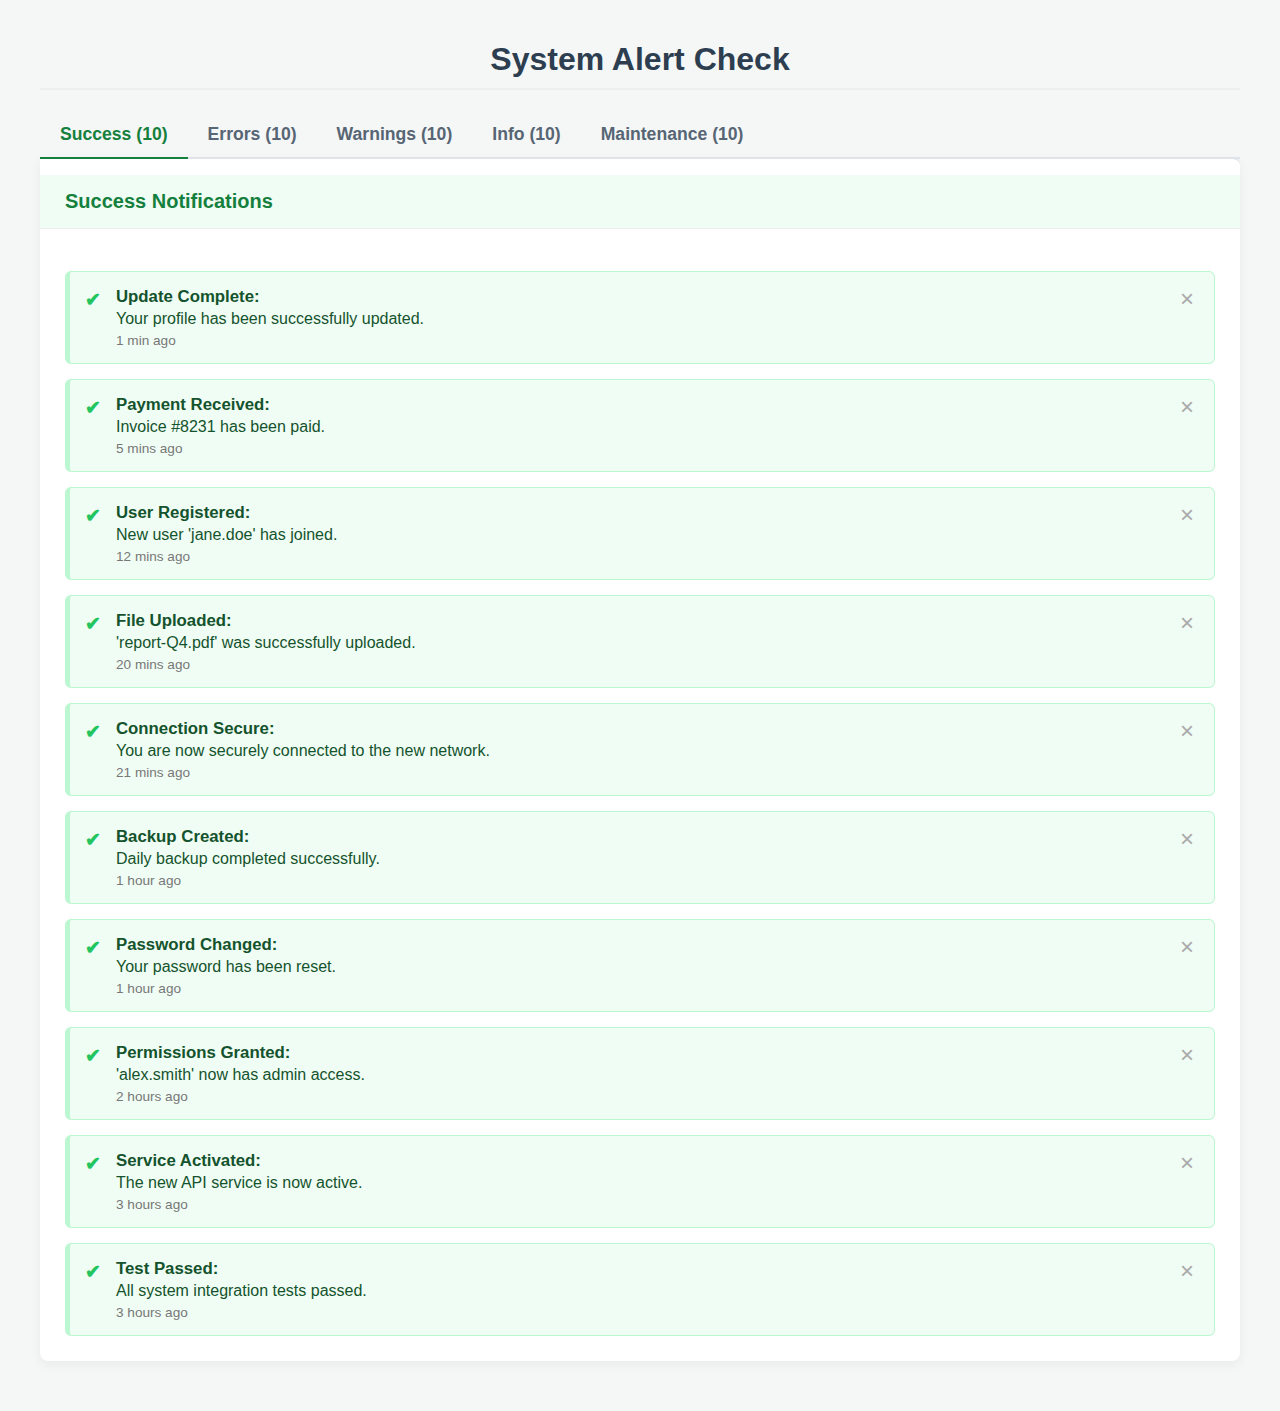
<file: check_alert.html>
<!DOCTYPE html>
<html lang="en">
<head>
    <meta charset="UTF-8">
    <meta name="viewport" content="width=device-width, initial-scale=1.0">
    <title>System Alert Check</title>

    <style>
        /* --- Basic Page Styles --- */
        body {
            font-family: -apple-system, BlinkMacSystemFont, "Segoe UI", Roboto, Helvetica, Arial, sans-serif;
            background-color: #f4f7f6;
            color: #333;
            margin: 0;
            padding: 20px;
        }

        .dashboard-container {
            max-width: 1200px;
            margin: 0 auto;
        }

        h1 {
            text-align: center;
            color: #2c3e50;
            border-bottom: 2px solid #ecf0f1;
            padding-bottom: 10px;
        }

        /* --- NEW: Tab Navigation Styles --- */
        .tab-nav {
            display: flex;
            border-bottom: 2px solid #dfe4ea;
            margin-bottom: -2px; /* Overlap the content border */
            z-index: 10;
            position: relative;
        }

        .tab-link {
            padding: 12px 20px;
            font-size: 1.1em;
            font-weight: 600;
            border: none;
            background-color: transparent;
            cursor: pointer;
            border-bottom: 2px solid transparent;
            margin-bottom: -2px;
            color: #576574;
            transition: color 0.2s, border-color 0.2s;
        }

        .tab-link:hover {
            color: #222;
        }

        .tab-link.active {
            color: #007bff;
            border-color: #007bff;
        }
        
        /* Match tab colors to sections */
        .tab-link.active.success { color: #15803d; border-color: #15803d; }
        .tab-link.active.error { color: #b91c1c; border-color: #b91c1c; }
        .tab-link.active.warning { color: #b45309; border-color: #b45309; }
        .tab-link.active.info { color: #1d4ed8; border-color: #1d4ed8; }
        .tab-link.active.maintenance { color: #5b21b6; border-color: #5b21b6; }


        /* --- Alert Section Styling --- */
        .alert-section {
            margin-bottom: 30px;
            background-color: #ffffff;
            border-radius: 8px;
            box-shadow: 0 4px 12px rgba(0, 0, 0, 0.05);
            overflow: hidden;
            /* Add a top border to connect to the tabs */
            border-top: 2px solid #dfe4ea;
            border-top-left-radius: 0; /* Flatten corner under tabs */
        }

        /* --- NEW: Tab Content Styling --- */
        .tab-content {
            display: none; /* Hide all content by default */
        }
        .tab-content.active {
            display: block; /* Show only the active one */
        }


        .section-header {
            padding: 15px 25px;
            border-bottom: 1px solid #ecf0f1;
            font-size: 1.25em;
            font-weight: 600;
        }

        .alerts-wrapper {
            padding: 25px;
            display: flex;
            flex-direction: column;
            gap: 15px;
        }

        /* --- Individual Alert Styling (No changes from here) --- */
        .alert {
            display: flex;
            align-items: flex-start;
            padding: 15px;
            border-radius: 6px;
            border: 1px solid transparent;
            border-left-width: 5px;
        }

        .alert-icon {
            font-size: 1.2em;
            font-weight: bold;
            margin-right: 15px;
            line-height: 1.4;
        }

        .alert-content {
            flex-grow: 1;
        }

        .alert-content strong {
            display: block;
            margin-bottom: 3px;
            font-size: 1.05em;
        }
        
        .alert-content .timestamp {
            font-size: 0.85em;
            color: #777;
            margin-top: 5px;
            display: block;
        }

        .close-btn {
            background: transparent;
            border: none;
            font-size: 1.5em;
            color: #aaa;
            cursor: pointer;
            padding: 0 5px;
            line-height: 1;
        }
        .close-btn:hover {
            color: #333;
        }

        /* --- 1. Success Alerts --- */
        .section-header.success { background-color: #f0fdf4; color: #15803d; }
        .alert.success {
            background-color: #f0fdf4;
            border-color: #bbf7d0;
            color: #14532d;
        }
        .alert.success .alert-icon { color: #22c55e; }

        /* --- 2. Error Alerts --- */
        .section-header.error { background-color: #fef2f2; color: #b91c1c; }
        .alert.error {
            background-color: #fef2f2;
            border-color: #fecaca;
            color: #7f1d1d;
        }
        .alert.error .alert-icon { color: #ef4444; }

        /* --- 3. Warning Alerts --- */
        .section-header.warning { background-color: #fffbeb; color: #b45309; }
        .alert.warning {
            background-color: #fffbeb;
            border-color: #fef08a;
            color: #713f12;
        }
        .alert.warning .alert-icon { color: #f59e0b; }

        /* --- 4. Info Alerts --- */
        .section-header.info { background-color: #eff6ff; color: #1d4ed8; }
        .alert.info {
            background-color: #eff6ff;
            border-color: #bfdbfe;
            color: #1e3a8a;
        }
        .alert.info .alert-icon { color: #3b82f6; }

        /* --- 5. Maintenance Alerts --- */
        .section-header.maintenance { background-color: #f5f3ff; color: #5b21b6; }
        .alert.maintenance {
            background-color: #f5f3ff;
            border-color: #ddd6fe;
            color: #4c1d95;
        }
        .alert.maintenance .alert-icon { color: #7c3aed; }
    </style>
</head>

<body>
    <div class="dashboard-container">
        <h1>System Alert Check</h1>

        <div class="tab-nav">
            <button class="tab-link success active" data-tab="success">Success (10)</button>
            <button class="tab-link error" data-tab="error">Errors (10)</button>
            <button class="tab-link warning" data-tab="warning">Warnings (10)</button>
            <button class="tab-link info" data-tab="info">Info (10)</button>
            <button class="tab-link maintenance" data-tab="maintenance">Maintenance (10)</button>
        </div>

        <section id="success" class="alert-section tab-content active">
            <h2 class="section-header success">Success Notifications</h2>
            <div class="alerts-wrapper">
                <div class="alert success">
                    <span class="alert-icon">✔</span>
                    <div class="alert-content">
                        <strong>Update Complete:</strong> Your profile has been successfully updated.
                        <span class="timestamp">1 min ago</span>
                    </div>
                    <button class="close-btn">&times;</button>
                </div>
                <div class="alert success">
                    <span class="alert-icon">✔</span>
                    <div class="alert-content">
                        <strong>Payment Received:</strong> Invoice #8231 has been paid.
                        <span class="timestamp">5 mins ago</span>
                    </div>
                    <button class="close-btn">&times;</button>
                </div>
                <div class="alert success">
                    <span class="alert-icon">✔</span>
                    <div class="alert-content">
                        <strong>User Registered:</strong> New user 'jane.doe' has joined.
                        <span class="timestamp">12 mins ago</span>
                    </div>
                    <button class="close-btn">&times;</button>
                </div>
                <div class="alert success">
                    <span class="alert-icon">✔</span>
                    <div class="alert-content">
                        <strong>File Uploaded:</strong> 'report-Q4.pdf' was successfully uploaded.
                        <span class="timestamp">20 mins ago</span>
                    </div>
                    <button class="close-btn">&times;</button>
                </div>
                <div class="alert success">
                    <span class="alert-icon">✔</span>
                    <div class="alert-content">
                        <strong>Connection Secure:</strong> You are now securely connected to the new network.
                        <span class="timestamp">21 mins ago</span>
                    </div>
                    <button class="close-btn">&times;</button>
                </div>
                <div class="alert success">
                    <span class="alert-icon">✔</span>
                    <div class="alert-content">
                        <strong>Backup Created:</strong> Daily backup completed successfully.
                        <span class="timestamp">1 hour ago</span>
                    </div>
                    <button class="close-btn">&times;</button>
                </div>
                <div class="alert success">
                    <span class="alert-icon">✔</span>
                    <div class="alert-content">
                        <strong>Password Changed:</strong> Your password has been reset.
                        <span class="timestamp">1 hour ago</span>
                    </div>
                    <button class="close-btn">&times;</button>
                </div>
                <div class="alert success">
                    <span class="alert-icon">✔</span>
                    <div class="alert-content">
                        <strong>Permissions Granted:</strong> 'alex.smith' now has admin access.
                        <span class="timestamp">2 hours ago</span>
                    </div>
                    <button class="close-btn">&times;</button>
                </div>
                <div class="alert success">
                    <span class="alert-icon">✔</span>
                    <div class="alert-content">
                        <strong>Service Activated:</strong> The new API service is now active.
                        <span class="timestamp">3 hours ago</span>
                    </div>
                    <button class="close-btn">&times;</button>
                </div>
                <div class="alert success">
                    <span class="alert-icon">✔</span>
                    <div class="alert-content">
                        <strong>Test Passed:</strong> All system integration tests passed.
                        <span class="timestamp">3 hours ago</span>
                    </div>
                    <button class="close-btn">&times;</button>
                </div>
            </div>
        </section>

        <section id="error" class="alert-section tab-content">
            <h2 class="section-header error">Error & Failure Alerts</h2>
            <div class="alerts-wrapper">
                <div class="alert error">
                    <span class="alert-icon">✖</span>
                    <div class="alert-content">
                        <strong>Payment Failed:</strong> Credit card for Invoice #8230 was declined.
                        <span class="timestamp">2 mins ago</span>
                    </div>
                    <button class="close-btn">&times;</button>
                </div>
                <div class="alert error">
                    <span class="alert-icon">✖</span>
                    <div class="alert-content">
                        <strong>Database Connection Lost:</strong> Cannot connect to primary DB. Retrying...
                        <span class="timestamp">5 mins ago</span>
                    </div>
                    <button class="close-btn">&times;</button>
                </div>
                <div class="alert error">
                    <span class="alert-icon">✖</span>
                    <div class="alert-content">
                        <strong>Login Failed:</strong> Too many failed login attempts for user 'admin'.
                        <span class="timestamp">15 mins ago</span>
                    </div>
                    <button class="close-btn">&times;</button>
                </div>
                <div class="alert error">
                    <span class="alert-icon">✖</span>
                    <div class="alert-content">
                        <strong>Upload Failed:</strong> 'presentation.pptx' exceeded the 25MB file size limit.
                        <span class="timestamp">22 mins ago</span>
                    </div>
                    <button class="close-btn">&times;</button>
                </div>
                <div class="alert error">
                    <span class="alert-icon">✖</span>
                    <div class="alert-content">
                        <strong>API Timeout:</strong> Request to 'api/users' timed out after 30 seconds.
                        <span class="timestamp">30 mins ago</span>
                    </div>
                    <button class="close-btn">&times;</button>
                </div>
                <div class="alert error">
                    <span class="alert-icon">✖</span>
                    <div class="alert-content">
                        <strong>404 Not Found:</strong> Resource '/api/v2/products/123' does not exist.
                        <span class="timestamp">45 mins ago</span>
                    </div>
                    <button class="close-btn">&times;</button>
                </div>
                <div class="alert error">
                    <span class="alert-icon">✖</span>
                    <div class="alert-content">
                        <strong>Permissions Denied:</strong> User 'guest' attempted to access a restricted page.
                        <span class="timestamp">1 hour ago</span>
                    </div>
                    <button class="close-btn">&times;</button>
                </div>
                <div class="alert error">
                    <span class="alert-icon">✖</span>
                    <div class="alert-content">
                        <strong>Service Crash:</strong> The 'Email-Dispatcher' service has crashed.
                        <span class="timestamp">1 hour ago</span>
                    </div>
                    <button class="close-btn">&times;</button>
                </div>
                <div class="alert error">
                    <span class="alert-icon">✖</span>
                    <div class="alert-content">
                        <strong>Build Failed:</strong> Main branch build failed due to linting errors.
                        <span class="timestamp">2 hours ago</span>
                    </div>
                    <button class="close-btn">&times;</button>
                </div>
                <div class="alert error">
                    <span class="alert-icon">✖</span>
                    <div class="alert-content">
                        <strong>SSL Certificate Expired:</strong> The SSL certificate for 'shop.example.com' has expired.
                        <span class="timestamp">2 hours ago</span>
                    </div>
                    <button class="close-btn">&times;</button>
                </div>
            </div>
        </section>

        <section id="warning" class="alert-section tab-content">
            <h2 class="section-header warning">Warning & Caution Alerts</h2>
            <div class="alerts-wrapper">
                <div class="alert warning">
                    <span class="alert-icon">!</span>
                    <div class="alert-content">
                        <strong>Disk Space Low:</strong> Server 'PROD-WEB-01' is at 85% disk capacity.
                        <span class="timestamp">10 mins ago</span>
                    </div>
                    <button class="close-btn">&times;</button>
                </div>
                <div class="alert warning">
                    <span class="alert-icon">!</span>
                    <div class="alert-content">
                        <strong>API Deprecated:</strong> You are using a deprecated version of the User API.
                        <span class="timestamp">30 mins ago</span>
                    </div>
                    <button class="close-btn">&times;</button>
                </div>
                <div class="alert warning">
                    <span class="alert-icon">!</span>
                    <div class="alert-content">
                        <strong>Password Nearing Expiration:</strong> Your password will expire in 3 days.
                        <span class="timestamp">1 hour ago</span>
                    </div>
                    <button class="close-btn">&times;</button>
                </div>
                <div class="alert warning">
                    <span class="alert-icon">!</span>
                    <div class="alert-content">
                        <strong>High CPU Load:</strong> CPU usage on 'PROD-DB-02' has exceeded 90% for 5 minutes.
                        <span class="timestamp">1 hour ago</span>
                    </div>
                    <button class="close-btn">&times;</button>
                </div>
                <div class="alert warning">
                    <span class="alert-icon">!</span>
                    <div class="alert-content">
                        <strong>Unsaved Changes:</strong> You have unsaved changes on the 'Settings' page.
                        <span class="timestamp">1 hour ago</span>
                    </div>
                    <button class="close-btn">&times;</button>
                </div>
                <div class="alert warning">
                    <span class="alert-icon">!</span>
                    <div class="alert-content">
                        <strong>New Device Login:</strong> A login was detected from a new device in London, UK.
                        <span class="timestamp">2 hours ago</span>
                    </div>
                    <button class="close-btn">&times;</button>
                </div>
                <div class="alert warning">
                    <span class="alert-icon">!</span>
                    <div class="alert-content">
                        <strong>License Expiring:</strong> Your 'Pro Plan' license expires on Oct 30, 2025.
                        <span class="timestamp">3 hours ago</span>
                    </div>
                    <button class="close-btn">&times;</button>
                </div>
                <div class="alert warning">
                    <span class="alert-icon">!</span>
                    <div class="alert-content">
                        <strong>High Latency:</strong> API response times are slower than normal.
                        <span class="timestamp">4 hours ago</span>
                    </div>
                    <button class="close-btn">&times;</button>
                </div>
                <div class="alert warning">
                    <span class="alert-icon">!</span>
                    <div class="alert-content">
                        <strong>Unusual Activity:</strong> A high volume of requests was detected from IP 192.168.10.1.
                        <span class="timestamp">5 hours ago</span>
                    </div>
                    <button class="close-btn">&times;</button>
                </div>
                <div class="alert warning">
                    <span class="alert-icon">!</span>
                    <div class="alert-content">
                        <strong>Dependency Outdated:</strong> 'lodash' library has a new minor version available.
                        <span class="timestamp">5 hours ago</span>
                    </div>
                    <button class="close-btn">&times;</button>
                </div>
            </div>
        </section>
        
        <section id="info" class="alert-section tab-content">
            <h2 class="section-header info">Informational Updates</h2>
            <div class="alerts-wrapper">
                <div class="alert info">
                    <span class="alert-icon">ℹ</span>
                    <div class="alert-content">
                        <strong>New Feature:</strong> You can now export your reports directly to CSV.
                        <span class="timestamp">10 mins ago</span>
                    </div>
                    <button class="close-btn">&times;</button>
                </div>
                <div class="alert info">
                    <span class="alert-icon">ℹ</span>
                    <div class="alert-content">
                        <strong>System Update:</strong> A new patch (v2.4.1) has been applied.
                        <span class="timestamp">1 hour ago</span>
                    </div>
                    <button class="close-btn">&times;</button>
                </div>
                <div class="alert info">
                    <span class="alert-icon">ℹ</span>
                    <div class="alert-content">
                        <strong>Did You Know?</strong> You can use keyboard shortcuts to navigate.
                        <span class="timestamp">2 hours ago</span>
                    </div>
                    <button class="close-btn">&times;</button>
                </div>
                <div class="alert info">
                    <span class="alert-icon">ℹ</span>
                    <div class="alert-content">
                        <strong>Policy Update:</strong> Our Terms of Service have been updated.
                        <span class="timestamp">4 hours ago</span>
                    </div>
                    <button class="close-btn">&times;</button>
                </div>
                <div class="alert info">
                    <span class="alert-icon">ℹ</span>
                    <div class="alert-content">
                        <strong>User 'markc' is now online.</strong>
                        <span class="timestamp">4 hours ago</span>
                    </div>
                    <button class="close-btn">&times;</button>
                </div>
                <div class="alert info">
                    <span class="alert-icon">ℹ</span>
                    <div class="alert-content">
                        <strong>Report Generated:</strong> Your monthly analytics report is ready for viewing.
                        <span class="timestamp">5 hours ago</span>
                    </div>
                    <button class="close-btn">&times;</button>
                </div>
                <div class="alert info">
                    <span class="alert-icon">ℹ</span>
                    <div class="alert-content">
                        <strong>New Comment:</strong> Sarah left a comment on 'Project Alpha'.
                        <span class="timestamp">6 hours ago</span>
                    </div>
                    <button class="close-btn">&times;</button>
                </div>
                <div class="alert info">
                    <span class="alert-icon">ℹ</span>
                    <div class="alert-content">
                        <strong>New Message:</strong> You have 1 unread message from your manager.
                        <span class="timestamp">6 hours ago</span>
                    </div>
                    <button class="close-btn">&times;</button>
                </div>
                <div class="alert info">
                    <span class="alert-icon">ℹ</span>
                    <div class="alert-content">
                        <strong>Welcome!</strong> Thanks for signing up for our newsletter.
                        <span class="timestamp">7 hours ago</span>
                    </div>
                    <button class="close-btn">&times;</button>
                </div>
                <div class="alert info">
                    <span class="alert-icon">ℹ</span>
                    <div class="alert-content">
                        <strong>Beta Access:</strong> The new 'Dashboard v3' beta is now open.
                        <span class="timestamp">8 hours ago</span>
                    </div>
                    <button class="close-btn">&times;</button>
                </div>
            </div>
        </section>

        <section id="maintenance" class="alert-section tab-content">
            <h2 class="section-header maintenance">Scheduled Maintenance</h2>
            <div class="alerts-wrapper">
                <div class="alert maintenance">
                    <span class="alert-icon">🛠</span>
                    <div class="alert-content">
                        <strong>Scheduled Downtime:</strong> The platform will be down for 30 minutes on Sunday.
                        <span class="timestamp">1 day ago</span>
                    </div>
                    <button class="close-btn">&times;</button>
                </div>
                <div class="alert maintenance">
                    <span class="alert-icon">🛠</span>
                    <div class="alert-content">
                        <strong>Service Update:</strong> The 'Analytics' service will be in read-only mode tonight at 2 AM.
                        <span class="timestamp">2 days ago</span>
                    </div>
                    <button class="close-btn">&times;</button>
                </div>
                <div class="alert maintenance">
                    <span class="alert-icon">🛠</span>
                    <div class="alert-content">
                        <strong>Server Restart:</strong> 'PROD-WEB-02' is scheduled for a restart on Oct 26.
                        <span class="timestamp">2 days ago</span>
                    </div>
                    <button class="close-btn">&times;</button>
                </div>
                <div class="alert maintenance">
                    <span class="alert-icon">🛠</span>
                    <div class="alert-content">
                        <strong>Database Migration:</strong> We are migrating the user database this weekend.
                        <span class="timestamp">3 days ago</span>
                    </div>
                    <button class="close-btn">&times;</button>
                </div>
                <div class="alert maintenance">
                    <span class="alert-icon">🛠</span>
                    <div class="alert-content">
                        <strong>Security Patching:</strong> All servers will be patched on Monday at 1 AM.
                        <span class="timestamp">3 days ago</span>
                    </div>
                    <button class="close-btn">&times;</button>
                </div>
                <div class="alert maintenance">
                    <span class="alert-icon">🛠</span>
                    <div class="alert-content">
                        <strong>Network Upgrade:</strong> Expect brief interruptions as we upgrade our core network.
                        <span class="timestamp">4 days ago</span>
                    </div>
                    <button class="close-btn">&times;</button>
                </div>
                <div class="alert maintenance">
                    <span class="alert-icon">🛠</span>
                    <div class="alert-content">
                        <strong>Billing System Maintenance:</strong> The billing portal will be offline for 1 hour.
                        <span class="timestamp">4 days ago</span>
                    </div>
                    <button class="close-btn">&times;</button>
                </div>
                <div class="alert maintenance">
                    <span class="alert-icon">🛠</span>
                    <div class="alert-content">
                        <strong>CDN Purge:</strong> We will be purging the CDN cache at midnight.
                        <span class="timestamp">5 days ago</span>
                    </div>
                    <button class="close-btn">&times;</button>
                </div>
                <div class="alert maintenance">
                    <span class="alert-icon">🛠</span>
                    <div class="alert-content">
                        <strong>API Update:</strong> The 'v1' API will be decommissioned on Nov 1st.
                        <span class="timestamp">5 days ago</span>
                    </div>
                    <button class="close-btn">&times;</button>
                </div>
                <div class="alert maintenance">
                    <span class="alert-icon">🛠</span>
                    <div class="alert-content">
                        <strong>Firewall Rules Update:</strong> New firewall rules are being applied.
                        <span class="timestamp">6 days ago</span>
                    </div>
                    <button class="close-btn">&times;</button> </div>
            </div>
        </section>

    </div>

    <script>
        document.addEventListener('DOMContentLoaded', () => {
            const tabLinks = document.querySelectorAll('.tab-link');
            const tabContents = document.querySelectorAll('.tab-content');

            tabLinks.forEach(link => {
                link.addEventListener('click', () => {
                    const targetId = link.dataset.tab; // Get the target content's ID from data-tab
                    const targetContent = document.getElementById(targetId);

                    // 1. Deactivate all tabs and content
                    tabLinks.forEach(tab => tab.classList.remove('active'));
                    tabContents.forEach(content => content.classList.remove('active'));

                    // 2. Activate the clicked tab and corresponding content
                    link.classList.add('active');
                    targetContent.classList.add('active');
                });
            });

            // --- JavaScript for Close Buttons ---
            // Add click event to all close buttons
            const closeButtons = document.querySelectorAll('.close-btn');
            closeButtons.forEach(button => {
                button.addEventListener('click', () => {
                    // Find the parent .alert and hide it
                    const alertBox = button.closest('.alert');
                    if (alertBox) {
                        alertBox.style.display = 'none';
                    }
                });
            });
        });
    </script>
</body>
</html>
</file>
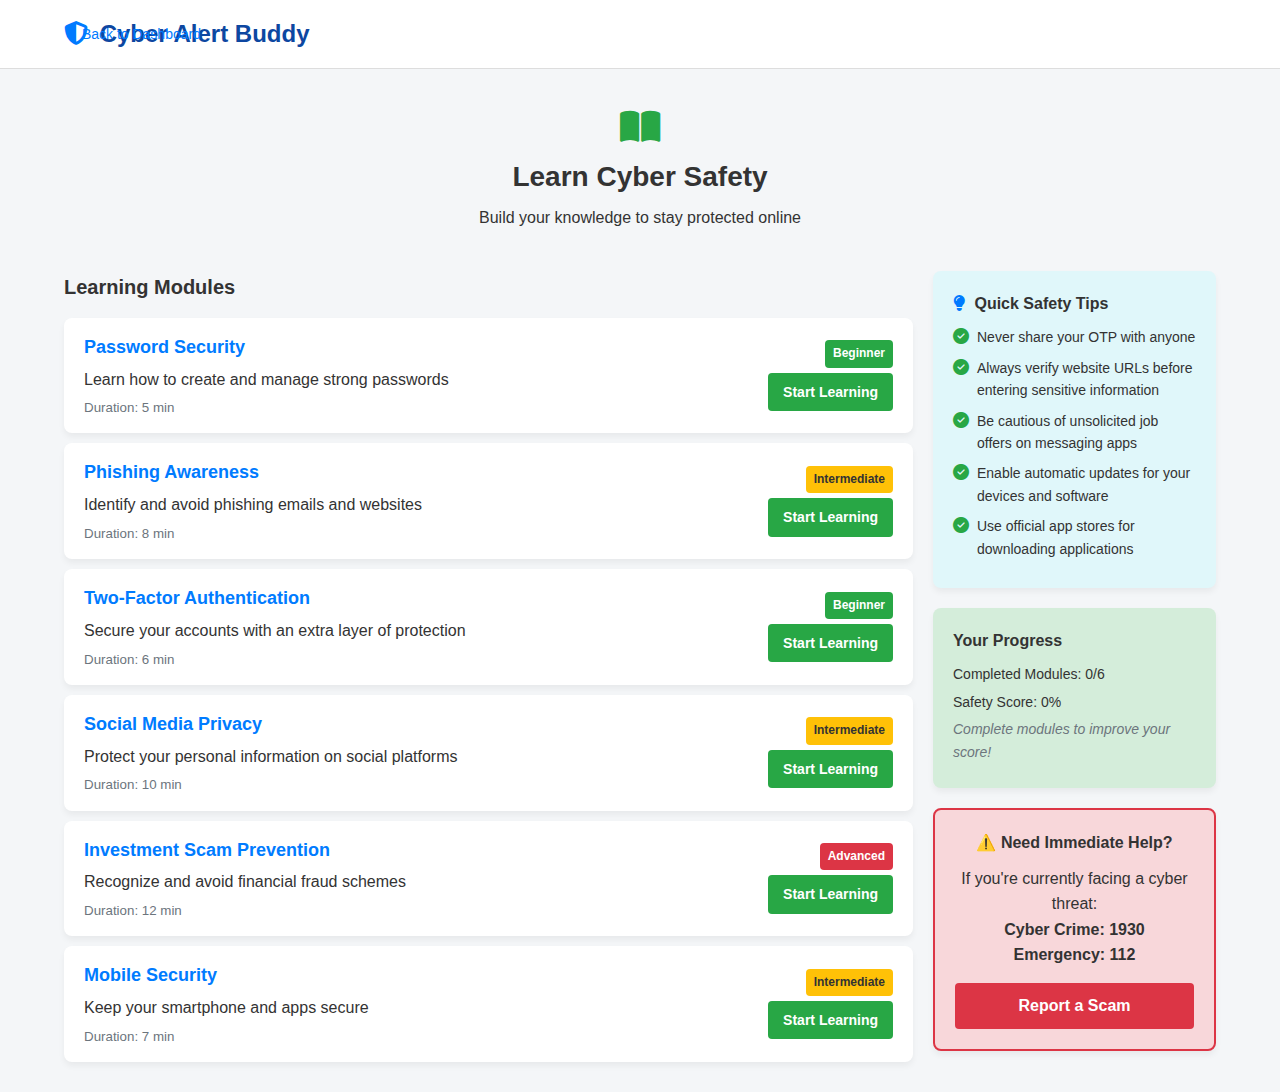
<file: learning.html>
<!DOCTYPE html>
<html lang="en">
<head>
    <meta charset="UTF-8">
    <meta name="viewport" content="width=device-width, initial-scale=1.0">
    <title>Cyber Alert Buddy - Learn Safety</title>
    <link rel="stylesheet" href="styles.css">
    <link rel="stylesheet" href="https://cdnjs.cloudflare.com/ajax/libs/font-awesome/6.5.2/css/all.min.css">
</head>
<body>
    <header class="header">
        <div class="logo">
            <i class="fas fa-shield-alt"></i> Cyber Alert Buddy
        </div>
        <a href="index.html" class="back-link">← Back to Dashboard</a>
    </header>

    <main class="learning-main">
        <div class="learning-header">
            <i class="fas fa-book-open"></i>
            <h2>Learn Cyber Safety</h2>
            <p>Build your knowledge to stay protected online</p>
        </div>

        <div class="learning-content-grid">
            <section class="learning-modules">
                <h3>Learning Modules</h3>
                
                <div class="module-item">
                    <div class="module-info">
                        <h4>Password Security</h4>
                        <p>Learn how to create and manage strong passwords</p>
                        <small>Duration: 5 min</small>
                    </div>
                    <div class="module-action">
                        <span class="badge beginner-badge">Beginner</span>
                        <a href="Strong_Password.html" class="button start-learning-button">Start Learning</a>
                    </div>
                </div>

                <div class="module-item">
                    <div class="module-info">
                        <h4>Phishing Awareness</h4>
                        <p>Identify and avoid phishing emails and websites</p>
                        <small>Duration: 8 min</small>
                    </div>
                    <div class="module-action">
                        <span class="badge intermediate-badge">Intermediate</span>
                        <a href="Phising_Awareness.html" class="button start-learning-button">Start Learning</a>
                    </div>
                </div>
                
                <div class="module-item">
                    <div class="module-info">
                        <h4>Two-Factor Authentication</h4>
                        <p>Secure your accounts with an extra layer of protection</p>
                        <small>Duration: 6 min</small>
                    </div>
                    <div class="module-action">
                        <span class="badge beginner-badge">Beginner</span>
                        <a href="Two_Factor_Authentication.html" class="button start-learning-button">Start Learning</a>
                    </div>
                </div>

                <div class="module-item">
                    <div class="module-info">
                        <h4>Social Media Privacy</h4>
                        <p>Protect your personal information on social platforms</p>
                        <small>Duration: 10 min</small>
                    </div>
                    <div class="module-action">
                        <span class="badge intermediate-badge">Intermediate</span>
                        <a href="Social_Media_Privacy.html" class="button start-learning-button">Start Learning</a>
                    </div>
                </div>

                <div class="module-item">
                    <div class="module-info">
                        <h4>Investment Scam Prevention</h4>
                        <p>Recognize and avoid financial fraud schemes</p>
                        <small>Duration: 12 min</small>
                    </div>
                    <div class="module-action">
                        <span class="badge advanced-badge">Advanced</span>
                        <a href="Investment_Scam.html" class="button start-learning-button">Start Learning</a>
                    </div>
                </div>
                
                <div class="module-item">
                    <div class="module-info">
                        <h4>Mobile Security</h4>
                        <p>Keep your smartphone and apps secure</p>
                        <small>Duration: 7 min</small>
                    </div>
                    <div class="module-action">
                        <span class="badge intermediate-badge">Intermediate</span>
                        <a href="Mobile_Security.html" class="button start-learning-button">Start Learning</a>
                    </div>
                </div>

            </section>
            
            <aside class="learning-sidebar">
                
                <div class="card tips-box blue-bg-light">
                    <h4><i class="fas fa-lightbulb"></i> Quick Safety Tips</h4>
                    <ul>
                        <li><i class="fas fa-check-circle"></i> Never share your OTP with anyone</li>
                        <li><i class="fas fa-check-circle"></i> Always verify website URLs before entering sensitive information</li>
                        <li><i class="fas fa-check-circle"></i> Be cautious of unsolicited job offers on messaging apps</li>
                        <li><i class="fas fa-check-circle"></i> Enable automatic updates for your devices and software</li>
                        <li><i class="fas fa-check-circle"></i> Use official app stores for downloading applications</li>
                    </ul>
                </div>
                
                <div class="card progress-box green-bg-light">
                    <h4>Your Progress</h4>
                    <p>Completed Modules: <span>0/6</span></p>
                    <p>Safety Score: <span>0%</span></p>
                    <p class="progress-message">Complete modules to improve your score!</p>
                </div>
                
                <div class="card help-box red-bg-light">
                    <h4>⚠️ Need Immediate Help?</h4>
                    <p>If you're currently facing a cyber threat:</p>
                    <p><strong>Cyber Crime: 1930</strong></p>
                    <p><strong>Emergency: 112</strong></p>
                    <a href="#" class="button report-scam-button">Report a Scam</a>
                </div>

            </aside>
        </div>
    </main>
</body>
</html>
</file>
<file: styles.css>
/* Base Styles */
:root {
    --primary-blue: #007bff;
    --dark-blue: #0d47a1;
    --light-blue: #e0f7fa;
    --red: #dc3545;
    --light-red: #f8d7da;
    --yellow: #ffc107;
    --light-yellow: #fff3cd;
    --green: #28a745;
    --light-green: #d4edda;
    --purple: #6f42c1;
    --text-dark: #333;
    --text-light: #fff;
    --border-color: #ddd;
    --card-shadow: 0 4px 6px rgba(0, 0, 0, 0.05);
}

* {
    box-sizing: border-box;
    margin: 0;
    padding: 0;
    font-family: Arial, sans-serif;
}

body {
    background-color: #f4f6f8;
    color: var(--text-dark);
    line-height: 1.6;
}

.header {
    background-color: var(--text-light);
    padding: 15px 5%;
    border-bottom: 1px solid var(--border-color);
    display: flex;
    justify-content: space-between;
    align-items: center;
    position: relative;
}

.logo {
    font-size: 24px;
    font-weight: bold;
    color: var(--dark-blue);
}

.logo i {
    color: var(--primary-blue);
    margin-right: 5px;
}

.back-link {
    font-size: 14px;
    color: var(--primary-blue);
    text-decoration: none;
    position: absolute;
    left: 5%;
    top: 50%;
    transform: translateY(-50%);
}

.card {
    background-color: var(--text-light);
    border-radius: 8px;
    padding: 20px;
    margin-bottom: 20px;
    box-shadow: var(--card-shadow);
}

.card-title {
    font-size: 18px;
    font-weight: 600;
    margin-bottom: 15px;
    color: var(--primary-blue);
}

.card-title i {
    margin-right: 5px;
    color: var(--primary-blue);
}

/* General Buttons */
.button {
    display: inline-block;
    padding: 10px 20px;
    border-radius: 4px;
    text-decoration: none;
    font-weight: bold;
    text-align: center;
    transition: background-color 0.2s;
    cursor: pointer;
    border: none;
}

.primary-button {
    background-color: var(--primary-blue);
    color: var(--text-light);
}

.secondary-button {
    background-color: #e9ecef;
    color: var(--text-dark);
}

.primary-button:hover { background-color: var(--dark-blue); }
.secondary-button:hover { background-color: #ced4da; }

/* ------------------- DASHBOARD STYLES ------------------- */
.dashboard-main {
    padding: 20px 5%;
}

.hero-banner {
    background-color: var(--primary-blue);
    color: var(--text-light);
    padding: 40px;
    border-radius: 8px;
    text-align: center;
    margin-bottom: 30px;
}

.hero-banner h1 {
    font-size: 32px;
    margin-bottom: 10px;
}

.hero-banner p {
    opacity: 0.9;
}

.content-grid {
    display: grid;
    grid-template-columns: 2fr 1fr; /* Left is wider than right */
    gap: 20px;
}

/* Emergency Contacts */
.contact-item {
    padding: 15px;
    border-radius: 6px;
    margin-top: 10px;
    color: var(--text-light);
}

.red-bg {
    background-color: var(--red);
}

.contact-item h3 {
    margin-bottom: 5px;
    font-size: 16px;
}

.contact-item p {
    font-size: 24px;
    font-weight: bold;
}

/* Alerts */
.alerts-container .card-title {
    color: var(--red);
}
.alerts-container .card-title i {
    color: var(--red);
}

.alert-item {
    padding: 10px;
    border-radius: 6px;
    margin-bottom: 10px;
}

.alert-item h4 {
    font-size: 16px;
    font-weight: 600;
    margin-bottom: 3px;
}

.red-alert { background-color: var(--light-red); border-left: 5px solid var(--red); }
.yellow-alert { background-color: var(--light-yellow); border-left: 5px solid var(--yellow); }
.blue-alert { background-color: var(--light-blue); border-left: 5px solid var(--primary-blue); }
.light-blue-alert { background-color: var(--light-blue); border-left: 5px solid var(--green); }

/* Community Impact */
.community-impact {
    text-align: center;
    background-color: var(--light-green); /* Inferred background for the box */
}

.impact-stats {
    display: flex;
    justify-content: space-around;
    padding-top: 10px;
}

.stat-item {
    display: flex;
    flex-direction: column;
    align-items: center;
}

.stat-number {
    font-size: 28px;
    font-weight: bold;
    margin-bottom: 5px;
}

.green-text { color: var(--green); }

.stat-label {
    font-size: 12px;
    color: #6c757d;
}

/* Quick Actions */
.quick-actions {
    text-align: center;
    padding: 20px 0;
}

.actions-grid {
    /* UPDATED: Use CSS Grid for the 5-column layout */
    display: grid;
    /* Creates 5 equally sized columns */
    grid-template-columns: repeat(5, 1fr); 
    gap: 20px;
    margin-top: 20px;
    /* Centering the grid within the section */
    max-width: 1200px;
    margin-left: auto;
    margin-right: auto;
    padding: 0 20px; /* Add padding for smaller screens */
}

.action-item {
    display: flex;
    flex-direction: column;
    align-items: center;
    justify-content: center;
    /* UPDATED: Removed fixed width, set a uniform height */
    /* Let the grid manage the width (1fr) */
    height: 120px; 
    border-radius: 15px; /* Slightly larger radius looks better with the height */
    color: var(--text-light);
    text-decoration: none;
    transition: transform 0.2s, box-shadow 0.2s; /* Added box-shadow for a cleaner hover */
    font-weight: bold;
    /* Adding a default box-shadow to make the cards look separated */
    box-shadow: 0 4px 8px rgba(0, 0, 0, 0.1); 
}

.action-item:hover {
    transform: translateY(-5px);
    box-shadow: 0 8px 16px rgba(0, 0, 0, 0.2);
}

.action-item i {
    font-size: 32px;
    margin-bottom: 5px;
}

.action-item span {
    font-size: 16px;
}

.action-item small {
    font-size: 12px;
    opacity: 0.8;
}

.quick-actions .red-bg { background-color: var(--red); }
.quick-actions .green-bg { background-color: var(--green); }
/* Adjusted yellow button to ensure text is visible */
.quick-actions .yellow-bg { background-color: var(--yellow); color: var(--text-dark); } 
.quick-actions .purple-bg { background-color: var(--purple); }

/* ------------------- LEARNING STYLES ------------------- */
.learning-main {
    padding: 20px 5%;
}

.learning-header {
    text-align: center;
    padding: 20px 0 40px;
}

.learning-header i {
    font-size: 36px;
    color: var(--green);
    margin-bottom: 10px;
}

.learning-header h2 {
    font-size: 28px;
    margin-bottom: 5px;
}

.learning-content-grid {
    display: grid;
    grid-template-columns: 3fr 1fr; /* Modules wider than sidebar */
    gap: 20px;
}

.learning-modules h3 {
    font-size: 20px;
    margin-bottom: 15px;
}

.module-item {
    display: flex;
    justify-content: space-between;
    align-items: center;
    background-color: var(--text-light);
    padding: 15px 20px;
    margin-bottom: 10px;
    border-radius: 8px;
    box-shadow: var(--card-shadow);
}

.module-info h4 {
    font-size: 18px;
    color: var(--primary-blue);
    margin-bottom: 5px;
}

.module-info small {
    color: #6c757d;
    display: block;
    margin-top: 5px;
}

.module-action {
    display: flex;
    flex-direction: column;
    align-items: flex-end;
}

.badge {
    padding: 4px 8px;
    border-radius: 4px;
    font-size: 12px;
    font-weight: bold;
    margin-bottom: 5px;
}

.beginner-badge { background-color: var(--green); color: var(--text-light); }
.intermediate-badge { background-color: var(--yellow); color: var(--text-dark); }
.advanced-badge { background-color: var(--red); color: var(--text-light); }

.start-learning-button {
    background-color: var(--green);
    color: var(--text-light);
    padding: 8px 15px;
    font-size: 14px;
    width: auto;
}

.start-learning-button:hover {
    background-color: #1e7e34;
}

/* Learning Sidebar */
.tips-box, .progress-box, .help-box {
    padding: 20px;
    border-radius: 8px;
    margin-bottom: 20px;
    box-shadow: var(--card-shadow);
}

.tips-box h4, .progress-box h4, .help-box h4 {
    font-size: 16px;
    font-weight: bold;
    margin-bottom: 10px;
}

.tips-box h4 i { color: var(--primary-blue); margin-right: 5px; }

.blue-bg-light { background-color: var(--light-blue); }
.green-bg-light { background-color: var(--light-green); }
.red-bg-light { background-color: var(--light-red); }

.tips-box ul {
    list-style: none;
}

.tips-box ul li {
    font-size: 14px;
    margin-bottom: 8px;
    display: flex;
    align-items: flex-start;
}

.tips-box ul li i {
    color: var(--green);
    margin-right: 8px;
    font-size: 16px;
    margin-top: 2px;
}

.progress-box p {
    font-size: 14px;
    margin-bottom: 5px;
}

.progress-message {
    font-style: italic;
    color: #6c757d;
}

.help-box {
    border: 2px solid var(--red); /* Emphasize the border */
    text-align: center;
}

.report-scam-button {
    background-color: var(--red);
    color: var(--text-light);
    padding: 10px;
    margin-top: 15px;
    width: 100%;
}
/* --- New Detection Dashboard Styles --- */

.fraud-detection-section {
    padding: 20px 5%;
    background-color: #f0f4f8; 
    margin-top: 20px;
    border-top: 1px solid var(--border-color);
}

.section-title {
    text-align: center;
    color: var(--primary-blue);
    margin-bottom: 20px;
}

/* Accuracy Meter Box (Crucial for 90% claim) */
.accuracy-meter-box {
    text-align: center;
    margin: 20px auto;
    padding: 15px;
    border: 2px solid var(--green);
    max-width: 450px;
    border-radius: 8px;
    background-color: var(--light-green); 
    box-shadow: var(--card-shadow);
}

.meter-title {
    font-size: 1.1em;
    margin-bottom: 5px;
}

.meter-score {
    font-size: 1.8em;
    font-weight: bold;
    color: var(--green);
}

.meter-note {
    font-size: 0.8em;
    color: #555;
    margin-top: 5px;
}

/* Filter Styles */
.filters {
    text-align: center;
    margin-bottom: 30px;
}

#scam-type-filter {
    padding: 10px 15px;
    border: 1px solid #ccc;
    border-radius: 5px;
    font-size: 1em;
    cursor: pointer;
}

/* Alerts Grid Layout (Responsiveness) */
.alerts-grid {
    display: grid;
    grid-template-columns: 1fr; /* Default 1 column */
    gap: 20px;
    max-width: 1200px;
    margin: 0 auto;
}

/* Tablet view */
@media (min-width: 768px) {
    .alerts-grid {
        grid-template-columns: repeat(2, 1fr); 
    }
}

/* Desktop view */
@media (min-width: 1024px) {
    .alerts-grid {
        grid-template-columns: repeat(3, 1fr); 
    }
}

/* Alert Card Styling */
.alert-card-item {
    background-color: #ffffff;
    border-radius: 8px;
    box-shadow: 0 4px 8px rgba(0, 0, 0, 0.1);
    padding: 20px;
    transition: transform 0.3s;
    border-left: 5px solid var(--primary-blue);
}

.alert-card-item:hover {
    transform: translateY(-3px);
}

.card-header-dynamic {
    display: flex;
    justify-content: space-between;
    align-items: center;
    margin-bottom: 10px;
    border-bottom: 1px dashed #eee;
    padding-bottom: 8px;
}

.scam-type-tag {
    background-color: var(--primary-blue);
    color: white;
    padding: 4px 8px;
    border-radius: 4px;
    font-size: 0.8em;
    font-weight: bold;
}

.card-body-dynamic h3 {
    margin-top: 0;
    color: #333;
    font-size: 1.1em;
}

.card-footer-dynamic {
    display: flex;
    justify-content: space-between;
    align-items: center;
    margin-top: 15px;
    padding-top: 10px;
    border-top: 1px solid #eee;
}

.status {
    font-weight: bold;
    padding: 4px 8px;
    border-radius: 4px;
    color: white;
    font-size: 0.9em;
}

/* Color Coding for Detection Status */
.status.critical {
    background-color: var(--red); /* Red for FRAUD DETECTED */
}
.status.low {
    background-color: var(--green); /* Green for SAFE/UNCERTAIN */
}

.confidence-score {
    font-weight: bold;
    color: var(--primary-blue);
    font-size: 0.9em;

}
// --- Alerts Data (Example Content) ---
const allAlerts = [
    { type: "Phishing", title: "Urgent: Email Login Expired", source: "suspicious@mail.com", date: "2025-10-24", severity: "High" },
    { type: "Investment Fraud", title: "Guaranteed 100% Daily Returns", source: "Social Media Ad", date: "2025-10-23", severity: "High" },
    { type: "Genuine Report", title: "Legitimate Bank Notification", source: "bank-alerts@bank.com", date: "2025-10-23", severity: "Low" },
    { type: "Tech Support Scam", title: "Your PC has a virus, Call Now!", source: "Browser Pop-up", date: "2025-10-22", severity: "Medium" },
    { type: "Phishing", title: "Invoice #1234 Due Today", source: "fake-vendor@corp.net", date: "2025-10-22", severity: "Medium" },
    { type: "Investment Fraud", title: "Crypto Pump Group Invite", source: "Messaging App", date: "2025-10-21", severity: "High" },
    { type: "Genuine Report", title: "Online Order Confirmation", source: "store@retailer.com", date: "2025-10-20", severity: "Low" },
    // Expand this array with your live alert data
];

// --- DOM Elements for Alerts ---
const alertsContainer = document.getElementById('alerts-container');
const scamTypeFilter = document.getElementById('scam-type-filter');

// --- Alert Filtering and Display Functions ---

// Function to generate the HTML for a single alert card
function createAlertCard(alert) {
    let severityClass = '';
    // Determine the color class based on severity for visual distinction
    if (alert.severity === 'High') {
        severityClass = 'alert-high';
    } else if (alert.severity === 'Medium') {
        severityClass = 'alert-medium';
    } else {
        severityClass = 'alert-low';
    }

    return `
        <div class="alert-card ${severityClass}">
            <h4 class="alert-title">${alert.title}</h4>
            <p><strong>Type:</strong> ${alert.type}</p>
            <p><strong>Source:</strong> ${alert.source}</p>
            <p><strong>Date:</strong> ${alert.date}</p>
            <span class="alert-severity">${alert.severity}</span>
        </div>
    `;
}

// Function triggered by the 'onchange' event in the dropdown (available globally)
function filterAlerts() {
    // Only run this function if the required DOM elements exist (i.e., we are on alerts.html)
    if (!alertsContainer || !scamTypeFilter) return;

    const selectedType = scamTypeFilter.value;
    
    // 1. Filter the data based on the selection
    const filteredAlerts = allAlerts.filter(alert => {
        if (selectedType === 'all') {
            return true;
        }
        return alert.type === selectedType;
    });

    // 2. Display the filtered results
    displayAlerts(filteredAlerts);
}

// Function to render the HTML for the alert cards
function displayAlerts(alertsToDisplay) {
    if (alertsContainer) {
        if (alertsToDisplay.length === 0) {
            alertsContainer.innerHTML = '<p style="text-align:center; padding: 20px;">No alerts found for the selected type.</p>';
        } else {
            alertsContainer.innerHTML = alertsToDisplay.map(createAlertCard).join('');
        }
    }
}

// Initial call to load all alerts when the page loads
document.addEventListener('DOMContentLoaded', () => {
    // Check if the alert filter elements exist before trying to run the function
    if(alertsContainer && scamTypeFilter) {
        filterAlerts(); 
    }
});
</file>
